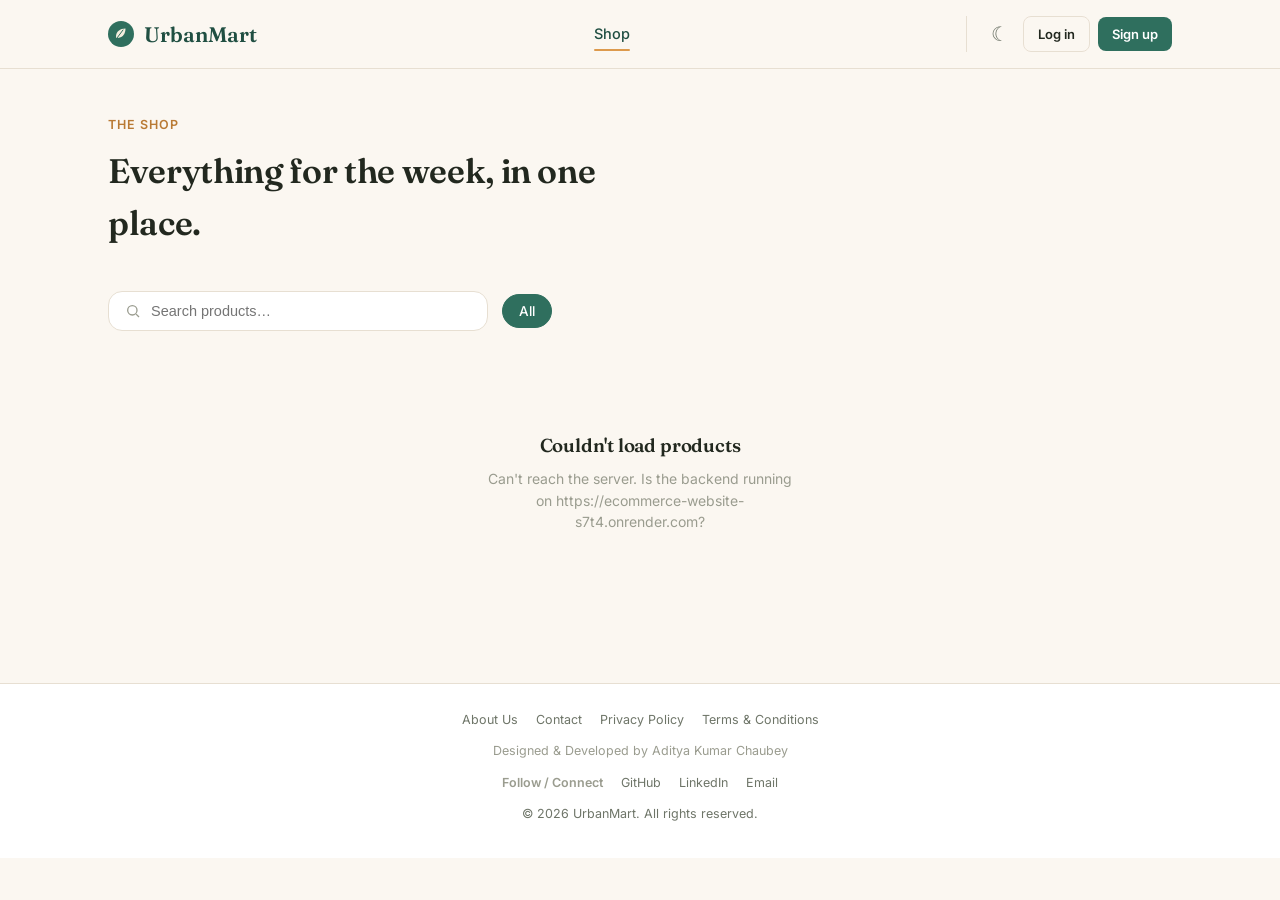
<file: SpringUI/index.html>
<!DOCTYPE html>
<html lang="en">
<head>
<meta charset="UTF-8" />
<meta name="viewport" content="width=device-width, initial-scale=1.0" />
<title>UrbanMart — everyday goods, thoughtfully picked</title>
<link rel="preconnect" href="https://fonts.googleapis.com">
<link href="https://fonts.googleapis.com/css2?family=Fraunces:wght@500;600;700&family=Inter:wght@400;500;600;700&display=swap" rel="stylesheet">
<link rel="stylesheet" href="style.css" />
</head>
<body>
<div id="site-header-root"></div>

<main class="wrap">
  <section class="page-intro">
    <div class="eyebrow">The shop</div>
    <h1>Everything for the week, in one place.</h1>
   
  </section>

  <div class="filter-bar">
    <div class="search-box">
      <svg width="16" height="16" viewBox="0 0 24 24" fill="none" stroke="currentColor" stroke-width="2"><circle cx="11" cy="11" r="7"/><path d="M21 21l-4.3-4.3"/></svg>
      <input type="text" id="search-input" placeholder="Search products…" />
    </div>
    <div class="chip-row" id="category-chips">
      <button class="chip active" data-category="">All</button>
    </div>
  </div>

  <div id="product-grid" class="product-grid"></div>
</main>

<footer class="site-footer">
  <div class="wrap footer-wrap">
    <div class="footer-links">
      <a href="#">About Us</a>
      <a href="#">Contact</a>
      <a href="#">Privacy Policy</a>
      <a href="#">Terms &amp; Conditions</a>
    </div>

    <div class="footer-developer">
      <p>Designed &amp; Developed by Aditya Kumar Chaubey</p>
    </div>

    <div class="footer-socials">
      <span>Follow / Connect</span>
      <a href="https://github.com/neo254155-creator" target="_blank" rel="noreferrer">GitHub</a>
      <a href="https://www.linkedin.com/in/adityakchaubey/" target="_blank" rel="noreferrer">LinkedIn</a>
      <a href="mailto:neo254155@gmail.com">Email</a>
    </div>

    <div class="footer-copy">© 2026 UrbanMart. All rights reserved.</div>
  </div>
</footer>

<script src="assets/api.js"></script>
<script src="assets/home.js"></script>
</body>
</html>
</file>
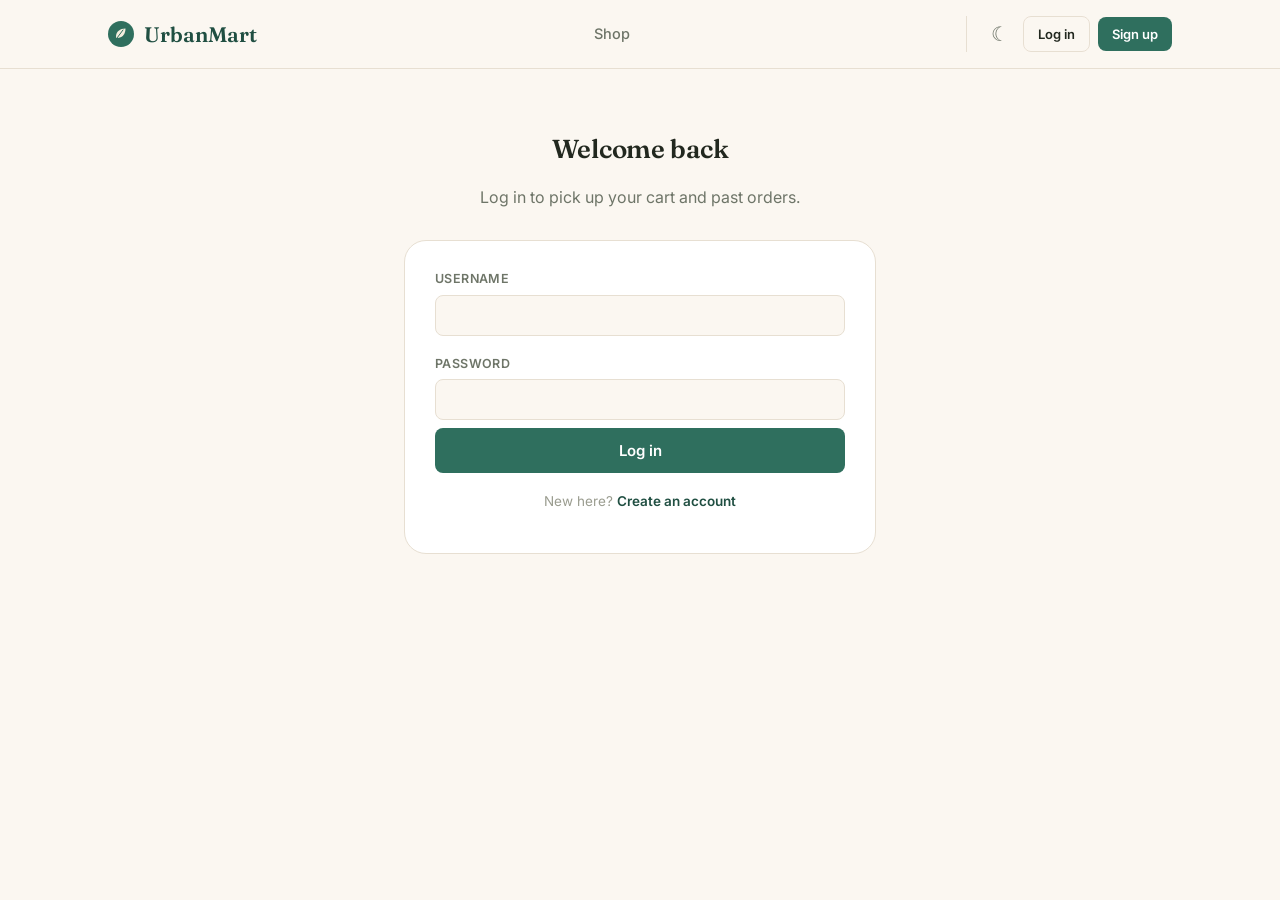
<file: SpringUI/admin.html>
<!DOCTYPE html>
<html lang="en">
<head>
<meta charset="UTF-8" />
<meta name="viewport" content="width=device-width, initial-scale=1.0" />
<title>Admin · UrbanMart</title>
<link rel="preconnect" href="https://fonts.googleapis.com">
<link href="https://fonts.googleapis.com/css2?family=Fraunces:wght@500;600;700&family=Inter:wght@400;500;600;700&display=swap" rel="stylesheet">
<link rel="stylesheet" href="style.css" />
<style>
  .admin-grid { display:grid; grid-template-columns: 1.3fr 1fr; gap:24px; padding-bottom:60px; }
  @media (max-width: 900px) { .admin-grid { grid-template-columns: 1fr; } }
  .admin-card { background:var(--surface); border:1px solid var(--border); border-radius:var(--radius-lg); padding:24px 26px; }
  .admin-card h3 { font-size:16.5px; margin-bottom:16px; }
  table.admin-table { width:100%; border-collapse: collapse; font-size:13.5px; }
  table.admin-table th { text-align:left; color:var(--ink-faint); font-weight:600; font-size:11.5px; text-transform:uppercase; letter-spacing:0.03em; padding-bottom:8px; border-bottom:1px solid var(--border); }
  table.admin-table td { padding:10px 0; border-bottom:1px solid var(--border); vertical-align:middle; }
  table.admin-table tr:last-child td { border-bottom:none; }
  .icon-btn { border:none; background:transparent; cursor:pointer; padding:6px; border-radius:7px; color:var(--ink-faint); }
  .icon-btn:hover { background:var(--surface-alt); color:var(--danger); }
</style>
</head>
<body>
<div id="site-header-root"></div>

<main class="wrap">
  <section class="page-intro" style="padding-bottom:10px;">
    <div class="eyebrow">Admin</div>
    <h1>Store management</h1>
    <p>Add products and categories, and move orders through their stages.</p>
  </section>

  <div class="admin-grid">
    <div class="admin-card">
      <h3>Products</h3>
      <table class="admin-table">
        <thead><tr><th>Name</th><th>Price</th><th>Stock</th><th>Category</th><th></th></tr></thead>
        <tbody id="products-table-body"></tbody>
      </table>
    </div>

    <div class="admin-card">
      <h3>Add a product</h3>
      <form id="add-product-form">
        <div class="field"><label>Name</label><input id="p-name" required /></div>
        <div class="field"><label>Description</label><input id="p-description" required /></div>
        <div class="field-row">
          <div class="field"><label>Price</label><input id="p-price" type="number" min="0" step="0.01" required /></div>
          <div class="field"><label>Stock</label><input id="p-stock" type="number" min="0" required /></div>
        </div>
        <div class="field"><label>Category</label>
          <select id="p-category" style="width:100%;border:1px solid var(--border);border-radius:8px;padding:11px 13px;background:var(--bg);font-family:inherit;font-size:14.5px;"></select>
        </div>
        <button type="submit" class="btn btn-primary btn-block">Add product</button>
      </form>
    </div>

    <div class="admin-card">
      <h3>Categories</h3>
      <table class="admin-table">
        <thead><tr><th>Name</th><th></th></tr></thead>
        <tbody id="categories-table-body"></tbody>
      </table>
      <form id="add-category-form" style="margin-top:16px;display:flex;gap:8px;">
        <input id="c-name" placeholder="New category name" required style="flex:1;border:1px solid var(--border);border-radius:8px;padding:9px 12px;font-family:inherit;" />
        <button type="submit" class="btn btn-primary">Add</button>
      </form>
    </div>

    <div class="admin-card">
      <h3>Update order status</h3>
      <p class="hint" style="margin-bottom:0;">
        Not wired up yet — your <code>OrderController</code> doesn't expose a status-update
        endpoint yet. Add something like:
      </p>
      <pre style="background:var(--bg);border:1px solid var(--border);border-radius:10px;padding:12px 14px;font-size:12px;overflow:auto;margin-top:12px;">@PutMapping("/{orderId}/status")
public ResponseEntity&lt;OrderResponseDto&gt; updateStatus(
    @PathVariable Long orderId,
    @RequestBody OrderStatusUpdateDto dto) {
  return ResponseEntity.ok(orderService.updateOrderStatus(orderId, dto));
}</pre>
      <p class="hint" style="margin-top:12px;margin-bottom:0;">…and this card will light up without touching any other file.</p>
    </div>
  </div>
</main>

<script src="assets/api.js"></script>
<script src="assets/admin.js"></script>
</body>
</html>
</file>
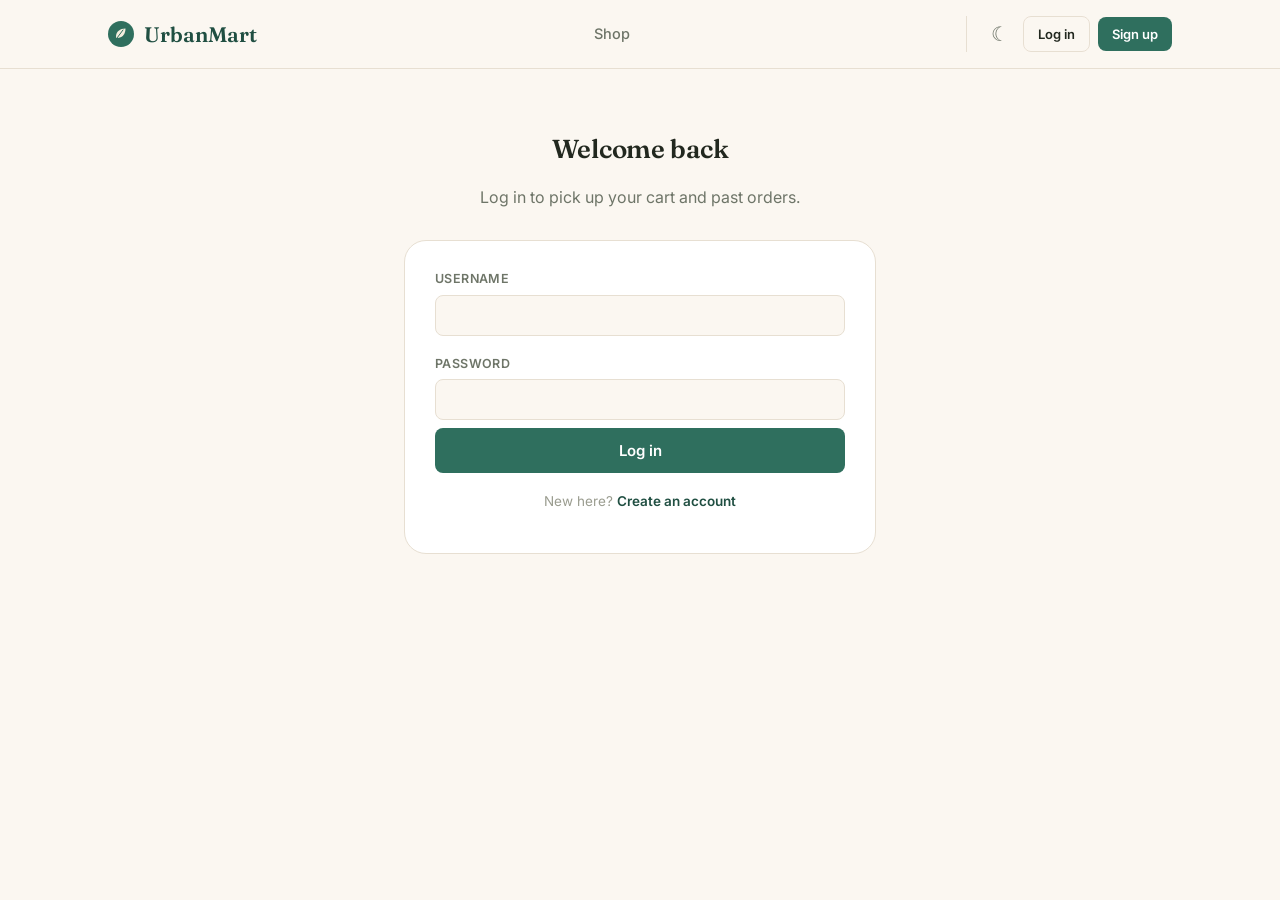
<file: SpringUI/cart.html>
<!DOCTYPE html>
<html lang="en">
<head>
<meta charset="UTF-8" />
<meta name="viewport" content="width=device-width, initial-scale=1.0" />
<title>Your cart · UrbanMart</title>
<link rel="preconnect" href="https://fonts.googleapis.com">
<link href="https://fonts.googleapis.com/css2?family=Fraunces:wght@500;600;700&family=Inter:wght@400;500;600;700&display=swap" rel="stylesheet">
<link rel="stylesheet" href="style.css" />
</head>
<body>
<div id="site-header-root"></div>

<main class="wrap">
  <section class="page-intro" style="padding-bottom:10px;">
    <div class="eyebrow">Step 1 of 2</div>
    <h1>Your cart</h1>
  </section>

  <div class="cart-layout" id="cart-layout">
    <div class="cart-list" id="cart-list"></div>
    <aside class="summary-card">
      <h3>Order summary</h3>
      <div class="summary-line"><span>Items</span><span id="summary-count">0</span></div>
      <div class="summary-line total"><span>Total</span><span class="amt" id="summary-total">₹0</span></div>
      <button class="btn btn-primary btn-block btn-lg" id="checkout-btn" style="margin-top:18px;">
        Proceed to checkout
      </button>
    </aside>
  </div>
</main>

<script src="assets/api.js"></script>
<script src="assets/cart.js"></script>
</body>
</html>
</file>
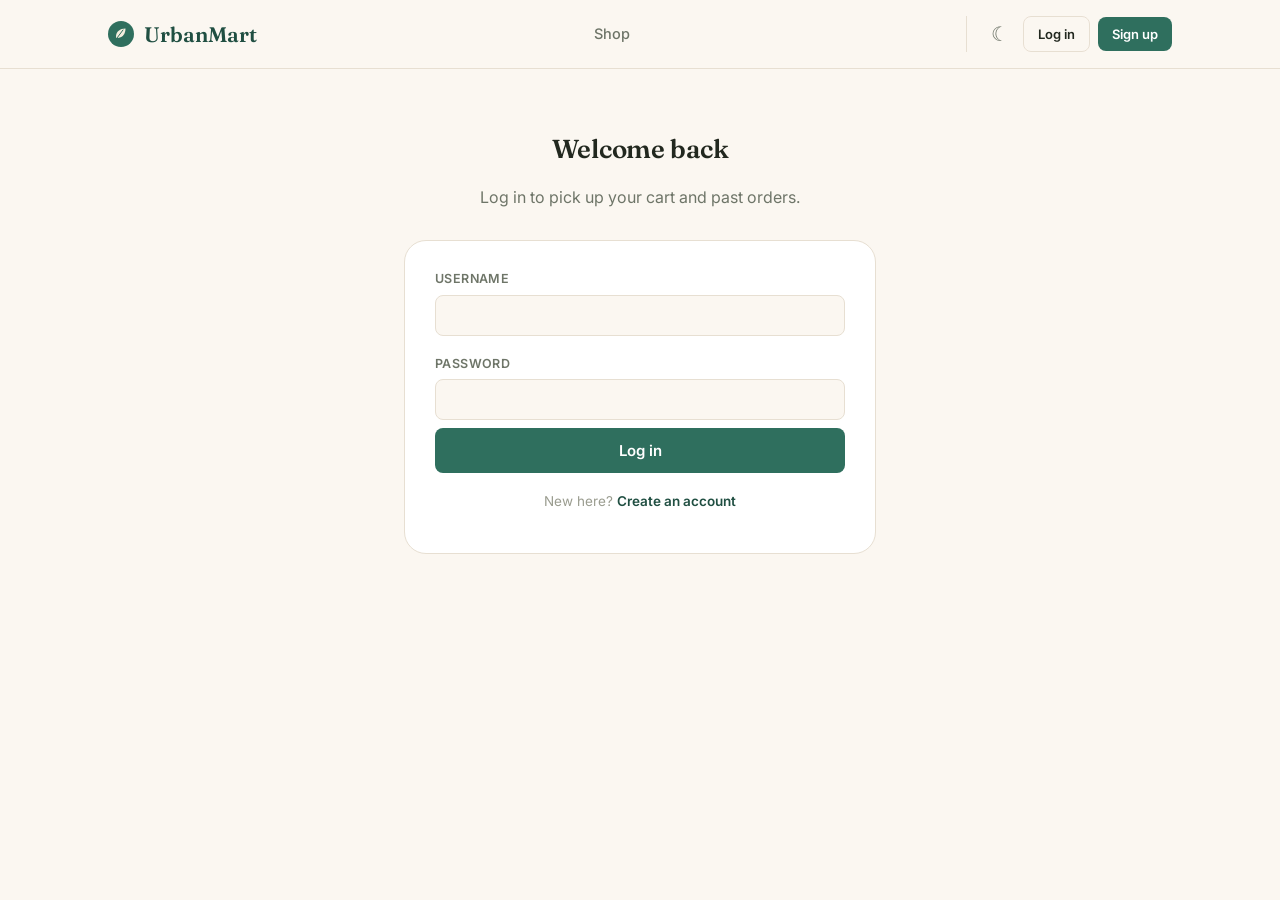
<file: SpringUI/checkout.html>
<!DOCTYPE html>
<html lang="en">
<head>
<meta charset="UTF-8" />
<meta name="viewport" content="width=device-width, initial-scale=1.0" />
<title>Checkout · UrbanMart</title>
<link rel="preconnect" href="https://fonts.googleapis.com">
<link href="https://fonts.googleapis.com/css2?family=Fraunces:wght@500;600;700&family=Inter:wght@400;500;600;700&display=swap" rel="stylesheet">
<link rel="stylesheet" href="style.css" />
</head>
<body>
<div id="site-header-root"></div>

<main class="wrap">
  <section class="page-intro" style="padding-bottom:10px;">
    <div class="eyebrow">Step 2 of 2</div>
    <h1>Delivery details</h1>
  </section>

  <div class="checkout-layout">
    <form class="form-card" id="checkout-form">
      <h3>Where should this go?</h3>
      <p class="hint">We'll use these details just for this order.</p>

      <div class="field-row">
        <div class="field">
          <label for="name">Full name</label>
          <input id="name" required />
        </div>
        <div class="field">
          <label for="phno">Phone number</label>
          <input id="phno" type="tel" required />
        </div>
      </div>
      <div class="field">
        <label for="email">Email</label>
        <input id="email" type="email" required />
      </div>
      <div class="field" style="margin-bottom:6px;">
        <label for="address">Delivery address</label>
        <textarea id="address" rows="3" required></textarea>
      </div>

      <button type="submit" class="btn btn-primary btn-block btn-lg" id="place-order-btn" style="margin-top:14px;">
        Place order
      </button>
    </form>

    <aside class="summary-card" style="position:static;">
      <h3>You're paying</h3>
      <div class="summary-line total"><span>Order total</span><span class="amt" id="checkout-total">₹0</span></div>
      <p style="font-size:12.5px;color:var(--ink-faint);margin-top:14px;">
        Stock is checked again the moment you place the order — quantities never oversell.
      </p>
    </aside>
  </div>
</main>

<script src="assets/api.js"></script>
<script src="assets/checkout.js"></script>
</body>
</html>
</file>
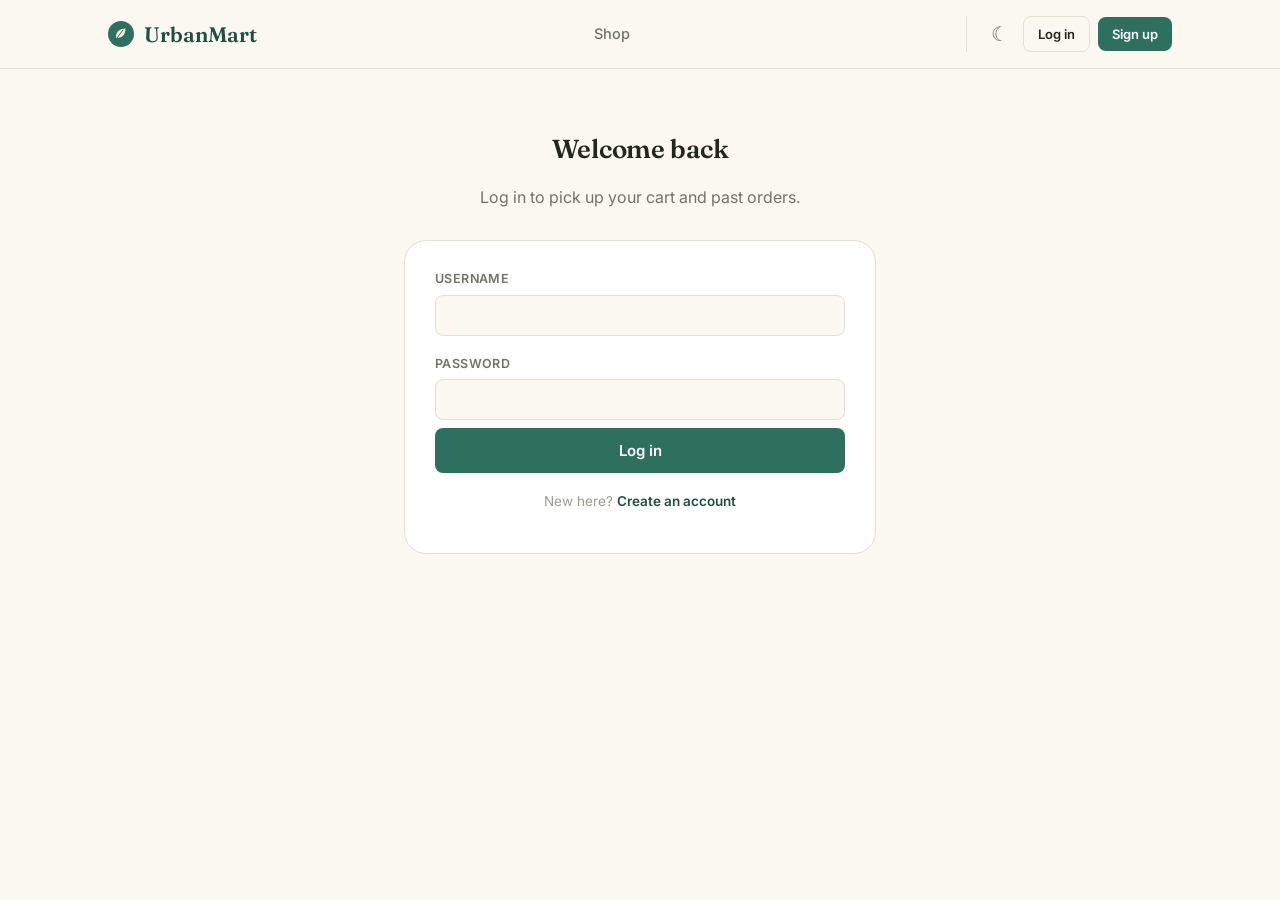
<file: SpringUI/confirmation.html>
<!DOCTYPE html>
<html lang="en">
<head>
<meta charset="UTF-8" />
<meta name="viewport" content="width=device-width, initial-scale=1.0" />
<title>Order placed · UrbanMart</title>
<link rel="preconnect" href="https://fonts.googleapis.com">
<link href="https://fonts.googleapis.com/css2?family=Fraunces:wght@500;600;700&family=Inter:wght@400;500;600;700&display=swap" rel="stylesheet">
<link rel="stylesheet" href="style.css" />
</head>
<body>
<div id="site-header-root"></div>

<div class="confirm-wrap" id="confirm-wrap">
  <div class="confirm-badge">
    <svg width="30" height="30" viewBox="0 0 24 24" fill="none" stroke="currentColor" stroke-width="2"><path d="M20 6L9 17l-5-5"/></svg>
  </div>
  <h1>Order placed</h1>
  <p>Thanks — we've got it. Here's your summary.</p>

  <div class="receipt" id="receipt"></div>

  <div class="confirm-actions">
    <a href="orders.html" class="btn btn-outline">View my orders</a>
    <a href="index.html" class="btn btn-primary">Keep shopping</a>
  </div>
</div>

<script src="assets/api.js"></script>
<script>
  requireLogin();
  renderHeader(null);

  const raw = sessionStorage.getItem("meadow_last_order");
  const receipt = document.getElementById("receipt");

  if (!raw) {
    document.getElementById("confirm-wrap").innerHTML = `
      <h1>No order to show</h1>
      <p>Looks like you got here directly. Head back to the shop to place an order.</p>
      <a href="index.html" class="btn btn-primary">Go to shop</a>`;
  } else {
    const order = JSON.parse(raw);
    receipt.innerHTML = `
      <div class="receipt-row"><span class="label">Order ID</span><span class="value">#${order.orderId}</span></div>
      <div class="receipt-row"><span class="label">Status</span><span class="status-badge">${order.status}</span></div>
      <div class="receipt-row grand"><span class="label">Total paid</span><span class="value">₹${Number(order.totalAmount).toFixed(0)}</span></div>
    `;
    sessionStorage.removeItem("meadow_cart_total");
  }
</script>
</body>
</html>
</file>
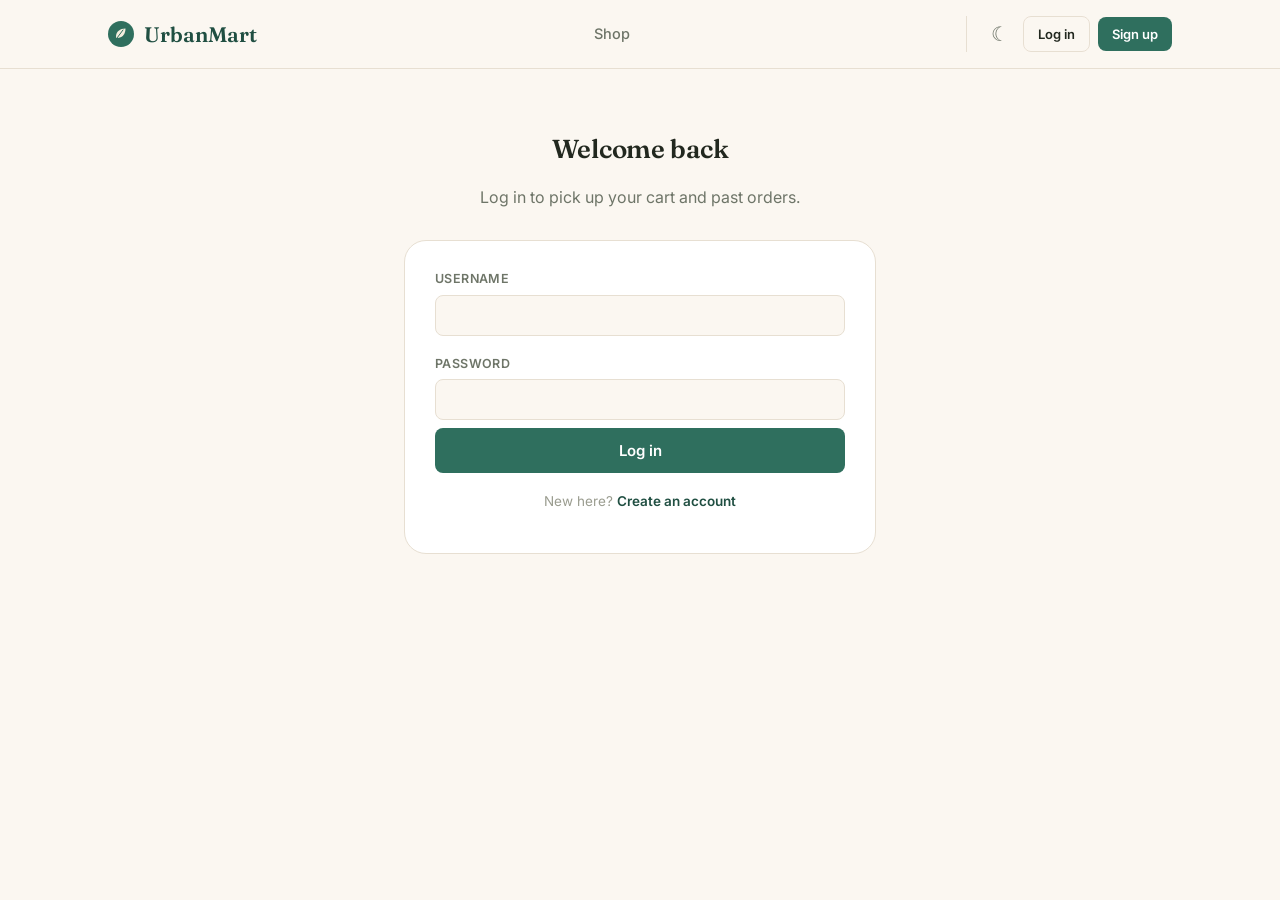
<file: SpringUI/login.html>
<!DOCTYPE html>
<html lang="en">
<head>
<meta charset="UTF-8" />
<meta name="viewport" content="width=device-width, initial-scale=1.0" />
<title>Log in · UrbanMart</title>
<link rel="preconnect" href="https://fonts.googleapis.com">
<link href="https://fonts.googleapis.com/css2?family=Fraunces:wght@500;600;700&family=Inter:wght@400;500;600;700&display=swap" rel="stylesheet">
<link rel="stylesheet" href="style.css" />
</head>
<body>
<div id="site-header-root"></div>

<div class="confirm-wrap" style="margin-top:60px;">
  <h1 style="font-size:26px;">Welcome back</h1>
  <p>Log in to pick up your cart and past orders.</p>

  <form class="form-card" id="login-form" style="text-align:left;">
    <div class="field">
      <label for="username">Username</label>
      <input id="username" name="username" type="text" autocomplete="username" required />
    </div>
    <div class="field" style="margin-bottom:8px;">
      <label for="password">Password</label>
      <input id="password" name="password" type="password" autocomplete="current-password" required />
    </div>
    <button type="submit" class="btn btn-primary btn-block btn-lg" id="login-submit">Log in</button>
    <p style="text-align:center;font-size:13.5px;color:var(--ink-faint);margin-top:18px;">
      New here? <a href="signup.html" style="color:var(--primary-dark);font-weight:600;">Create an account</a>
    </p>
  </form>
</div>

<script src="assets/api.js"></script>
<script>
  renderHeader(null);

  document.getElementById("login-form").addEventListener("submit", async (e) => {
    e.preventDefault();
    const submitBtn = document.getElementById("login-submit");
    const username = document.getElementById("username").value.trim();
    const password = document.getElementById("password").value;

    submitBtn.disabled = true;
    submitBtn.textContent = "Logging in…";
    try {
      const result = await apiFetch("/api/auth/login", {
        method: "POST",
        auth: false,
        body: { username, password },
      });
      saveSession(result);
      toast(`Welcome back, ${result.username}.`);
      setTimeout(() => (window.location.href = "index.html"), 350);
    } catch (err) {
      toast(err.message, "error");
      submitBtn.disabled = false;
      submitBtn.textContent = "Log in";
    }
  });
</script>
</body>
</html>
</file>
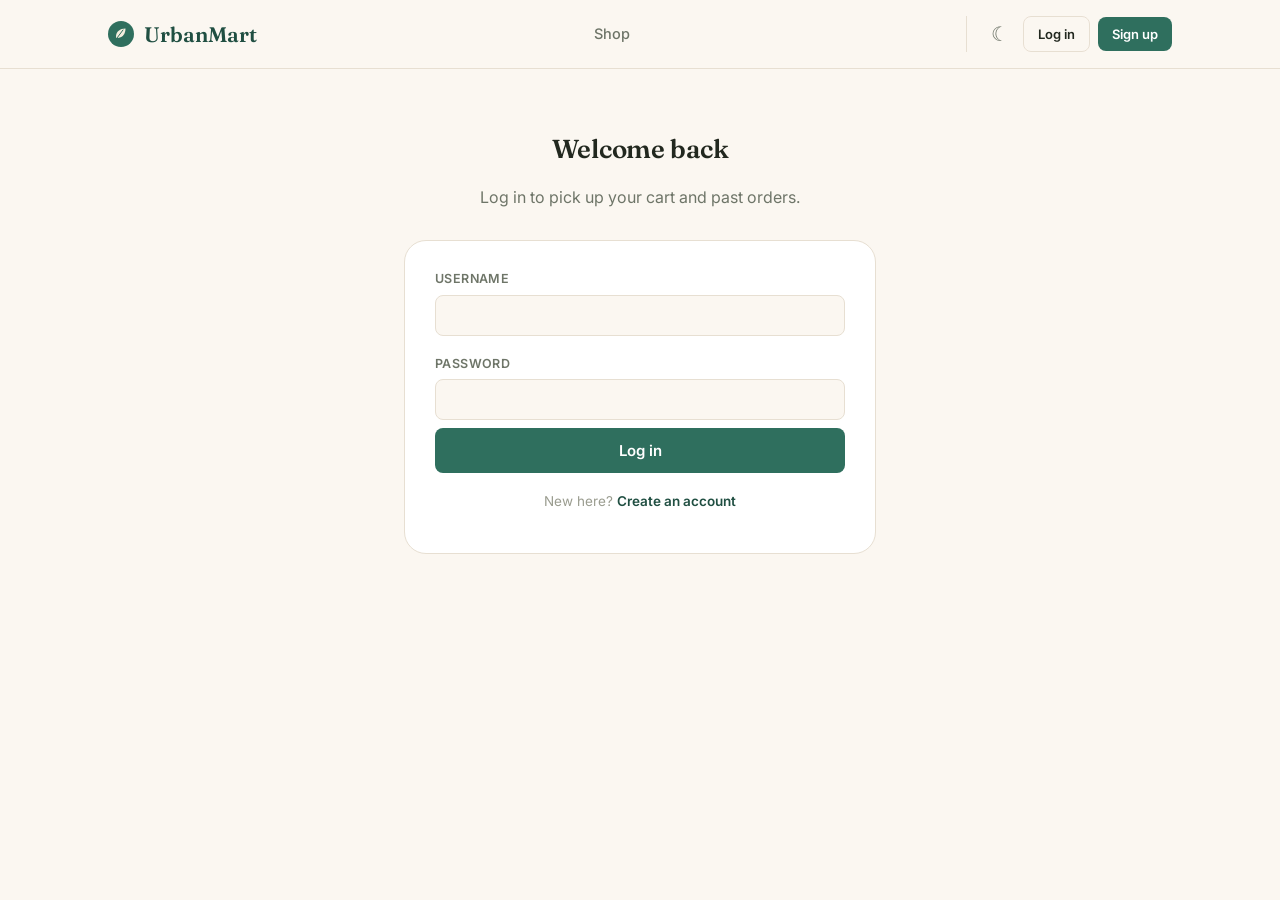
<file: SpringUI/orders.html>
<!DOCTYPE html>
<html lang="en">
<head>
<meta charset="UTF-8" />
<meta name="viewport" content="width=device-width, initial-scale=1.0" />
<title>My orders · UrbanMart</title>
<link rel="preconnect" href="https://fonts.googleapis.com">
<link href="https://fonts.googleapis.com/css2?family=Fraunces:wght@500;600;700&family=Inter:wght@400;500;600;700&display=swap" rel="stylesheet">
<link rel="stylesheet" href="style.css" />
</head>
<body>
<div id="site-header-root"></div>

<main class="wrap">
  <section class="page-intro" style="padding-bottom:10px;">
    <div class="eyebrow">History</div>
    <h1>My orders</h1>
  </section>

  <div id="orders-list" style="display:flex;flex-direction:column;gap:12px;padding-bottom:60px;"></div>
</main>

<script src="assets/api.js"></script>
<script>
  requireLogin();
  renderHeader("orders");
  const user = getCurrentUser();
  const ORDER_STORAGE_KEY = "meadow_orders";

  function getStoredOrders() {
    try {
      const raw = localStorage.getItem(ORDER_STORAGE_KEY);
      return raw ? JSON.parse(raw) : [];
    } catch (error) {
      return [];
    }
  }

  function orderRowHTML(order) {
    const total = order.totalAmount ?? order.amount ?? 0;
    return `
      <div class="order-card">
        <div class="order-card-top">
          <div>
            <div class="order-label">Order #${order.orderId || "#" + order.id}</div>
            <div class="order-date">${order.date || "Today"}</div>
          </div>
          <span class="status-badge">${order.status || "Placed"}</span>
        </div>
        <div class="order-card-bottom">
          <div><strong>Items:</strong> ${order.items || 0}</div>
          <div><strong>Total:</strong> ₹${Number(total).toFixed(0)}</div>
        </div>
      </div>`;
  }

  function loadOrders() {
    const list = document.getElementById("orders-list");
    const orders = getStoredOrders();

    if (!orders || orders.length === 0) {
      list.innerHTML = `
        <div class="empty-state">
          <h3>No orders yet</h3>
          <p>Your order history will appear here after you place an order from your profile.</p>
          <a href="profile.html" class="btn btn-primary">Go to profile</a>
        </div>`;
      return;
    }

    list.innerHTML = orders.map(orderRowHTML).join("");
  }

  loadOrders();
</script>
</body>
</html>
</file>
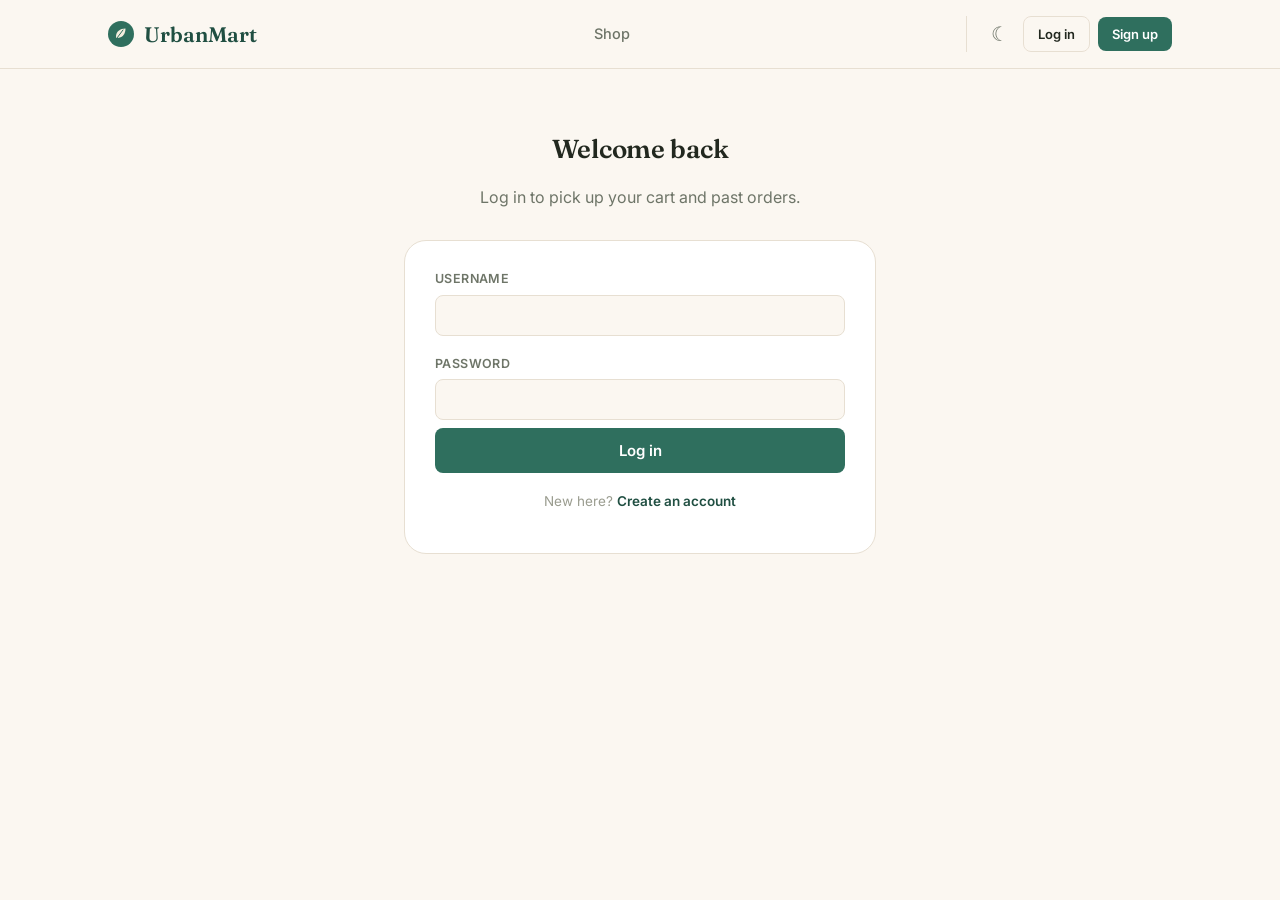
<file: SpringUI/profile.html>
<!DOCTYPE html>
<html lang="en">
<head>
<meta charset="UTF-8" />
<meta name="viewport" content="width=device-width, initial-scale=1.0" />
<title>Profile · UrbanMart</title>
<link rel="preconnect" href="https://fonts.googleapis.com">
<link href="https://fonts.googleapis.com/css2?family=Fraunces:wght@500;600;700&family=Inter:wght@400;500;600;700&display=swap" rel="stylesheet">
<link rel="stylesheet" href="style.css" />
</head>
<body>
<div id="site-header-root"></div>

<main class="wrap">
  <section class="page-intro" style="padding-bottom:10px;">
    <div class="eyebrow">Account</div>
    <h1>My profile</h1>
  </section>

  <div class="profile-layout">
    <div class="profile-card">
      <div class="profile-avatar" id="profile-avatar">U</div>
      <div class="profile-header-meta">
        <h2 id="profile-name">User Name</h2>
        <p id="profile-role">Customer</p>
      </div>

      <div class="profile-details" id="profile-details">
        <div class="detail-row"><span>Email</span><strong id="profile-email">—</strong></div>
        
        <div class="detail-row"><span>Phone</span><strong id="profile-phone">—</strong></div>
      </div>

    </div>

    <div class="profile-side-card">
      <h3>Quick actions</h3>
      <a href="orders.html" class="btn btn-outline btn-block">View orders</a>
      <a href="index.html" class="btn btn-primary btn-block">Continue shopping</a>
    </div>
  </div>
</main>

<script src="assets/api.js"></script>
<script>
  requireLogin();
  renderHeader("profile");

  const profile = getProfileData();
  document.getElementById("profile-avatar").textContent = (profile.name || profile.username || "U").charAt(0).toUpperCase();
  document.getElementById("profile-name").textContent = profile.name || profile.username || "User";
  document.getElementById("profile-role").textContent = profile.role || "CUSTOMER";
  document.getElementById("profile-email").textContent = profile.email || "Not added yet";

  document.getElementById("profile-phone").textContent = profile.phone || "Not added yet";
</script>
</body>
</html>
</file>
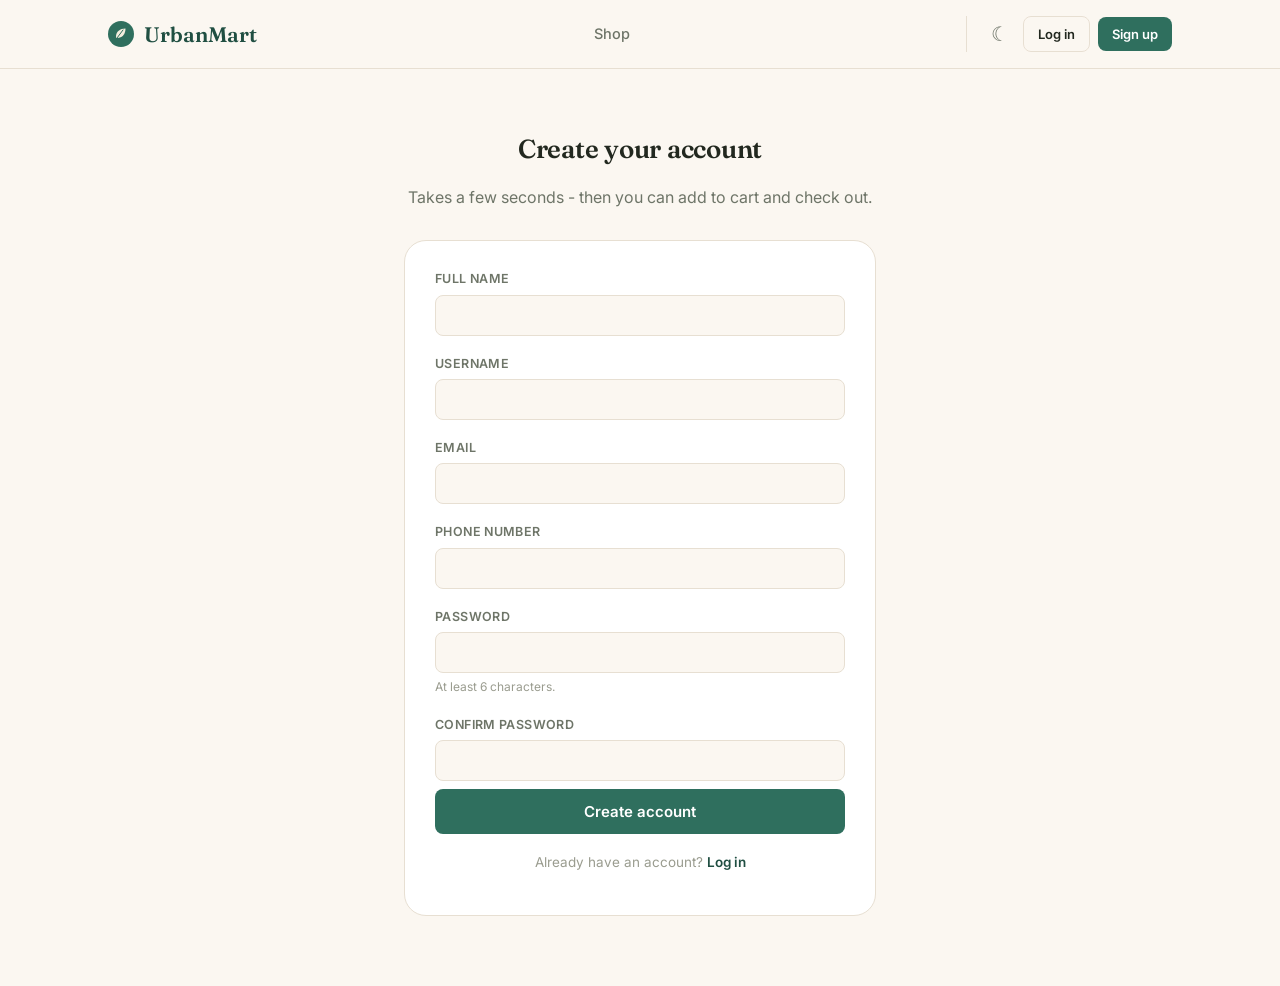
<file: SpringUI/signup.html>
<!DOCTYPE html>
<html lang="en">
<head>
<meta charset="UTF-8" />
<meta name="viewport" content="width=device-width, initial-scale=1.0" />
<title>Sign up · UrbanMart</title>
<link rel="preconnect" href="https://fonts.googleapis.com">
<link href="https://fonts.googleapis.com/css2?family=Fraunces:wght@500;600;700&family=Inter:wght@400;500;600;700&display=swap" rel="stylesheet">
<link rel="stylesheet" href="style.css" />
</head>
<body>
<div id="site-header-root"></div>

<div class="confirm-wrap" style="margin-top:60px;">
  <h1 style="font-size:26px;">Create your account</h1>
  <p>Takes a few seconds - then you can add to cart and check out.</p>

  <form class="form-card" id="signup-form" style="text-align:left;">
    <div class="field">
      <label for="name">Full Name</label>
      <input id="name" name="name" type="text" autocomplete="name" required />
    </div>
    <div class="field">
      <label for="username">Username</label>
      <input id="username" name="username" type="text" autocomplete="username" required />
    </div>
    <div class="field">
      <label for="email">Email</label>
      <input id="email" name="email" type="email" autocomplete="email" required />
    </div>
    <div class="field">
      <label for="phone">Phone Number</label>
      <input id="phone" name="phone" type="tel" inputmode="numeric" autocomplete="tel" required />
    </div>
    <div class="field">
      <label for="password">Password</label>
      <input id="password" name="password" type="password" autocomplete="new-password" minlength="6" required />
      <div style="font-size:12px;color:var(--ink-faint);margin-top:5px;">At least 6 characters.</div>
    </div>
    <div class="field" style="margin-bottom:8px;">
      <label for="confirm">Confirm password</label>
      <input id="confirm" name="confirm" type="password" autocomplete="new-password" required />
    </div>
    <button type="submit" class="btn btn-primary btn-block btn-lg" id="signup-submit">Create account</button>
    <p style="text-align:center;font-size:13.5px;color:var(--ink-faint);margin-top:18px;">
      Already have an account? <a href="login.html" style="color:var(--primary-dark);font-weight:600;">Log in</a>
    </p>
  </form>
</div>

<script src="assets/api.js"></script>
<script>
  renderHeader(null);

  document.getElementById("signup-form").addEventListener("submit", async (e) => {
    e.preventDefault();
    const submitBtn = document.getElementById("signup-submit");
    const name = document.getElementById("name").value.trim();
    const username = document.getElementById("username").value.trim();
    const email = document.getElementById("email").value.trim();
    const phone = document.getElementById("phone").value.trim();
    const password = document.getElementById("password").value;
    const confirm = document.getElementById("confirm").value;

    if (password !== confirm) {
      toast("Passwords don't match.", "error");
      return;
    }

    if (!name || !email || !phone) {
      toast("Please enter your full name, email and phone number.", "error");
      return;
    }

    submitBtn.disabled = true;
    submitBtn.textContent = "Creating account…";
    try {
      await apiFetch("/api/auth/signup", {
        method: "POST",
        auth: false,
        body: { name, username, password, email, phno: Number(phone) },
      });

      const loginResult = await apiFetch("/api/auth/login", {
        method: "POST",
        auth: false,
        body: { username, password },
      });
      saveSession(loginResult);
      toast("Account created. Welcome to UrbanMart!");
      setTimeout(() => (window.location.href = "index.html"), 350);
    } catch (err) {
      toast(err.message, "error");
      submitBtn.disabled = false;
      submitBtn.textContent = "Create account";
    }
  });
</script>
</body>
</html>
</file>
<file: SpringUI/style.css>
/* ============================================
   UrbanMart — design tokens
   ============================================ */
:root {
  --bg: #fbf7f1;
  --surface: #ffffff;
  --surface-alt: #f1eae0;
  --border: #e7dfd2;

  --ink: #22281f;
  --ink-soft: #6e7568;
  --ink-faint: #9a9c8f;

  --primary: #2f6f5e;
  --primary-dark: #204f42;
  --primary-tint: #e4efe9;

  --accent: #dd9a4d;
  --accent-dark: #b97a34;

  --danger: #c1483a;
  --danger-tint: #f8e7e4;

  --radius-sm: 8px;
  --radius-md: 14px;
  --radius-lg: 22px;

  --shadow-card: 0 1px 2px rgba(34, 40, 31, 0.04), 0 8px 24px rgba(34, 40, 31, 0.06);
  --shadow-pop: 0 12px 32px rgba(34, 40, 31, 0.14);
}

html[data-theme="dark"] {
  --bg: #151a18;
  --surface: #202825;
  --surface-alt: #2a3430;
  --border: #3a4741;
  --ink: #edf3ee;
  --ink-soft: #b8c5bd;
  --ink-faint: #8f9d95;
  --primary: #72b39d;
  --primary-dark: #9bd2bd;
  --primary-tint: #29483d;
  --accent: #e7ae68;
  --accent-dark: #f0c17e;
  --danger: #ed8378;
  --danger-tint: #4b2b29;
  --shadow-card: 0 1px 2px rgba(0, 0, 0, 0.25), 0 8px 24px rgba(0, 0, 0, 0.18);
  --shadow-pop: 0 12px 32px rgba(0, 0, 0, 0.32);
}

* { box-sizing: border-box; }

html, body {
  margin: 0;
  padding: 0;
  background: var(--bg);
  color: var(--ink);
  font-family: "Inter", -apple-system, BlinkMacSystemFont, sans-serif;
  font-size: 16px;
  line-height: 1.55;
  transition: background 0.2s ease, color 0.2s ease;
}

h1, h2, h3, h4 {
  font-family: "Fraunces", Georgia, serif;
  font-weight: 600;
  color: var(--ink);
  margin: 0 0 0.4em;
  letter-spacing: -0.01em;
}

a { color: inherit; text-decoration: none; }
button { font-family: inherit; }

img, svg { display: block; }

.wrap {
  max-width: 1120px;
  margin: 0 auto;
  padding: 0 28px;
}

/* ============================================
   Header
   ============================================ */
.site-header {
  position: sticky;
  top: 0;
  z-index: 40;
  background: color-mix(in srgb, var(--bg) 92%, transparent);
  backdrop-filter: blur(6px);
  border-bottom: 1px solid var(--border);
}

.site-header .wrap {
  display: flex;
  align-items: center;
  justify-content: space-between;
  gap: 24px;
  padding-top: 16px;
  padding-bottom: 16px;
}

.brand {
  display: flex;
  align-items: center;
  gap: 10px;
  font-family: "Fraunces", serif;
  font-weight: 600;
  font-size: 21px;
  color: var(--primary-dark);
}

.brand svg { flex-shrink: 0; }

.main-nav {
  display: flex;
  align-items: center;
  gap: 26px;
  font-size: 14.5px;
  font-weight: 500;
  color: var(--ink-soft);
}

.main-nav a {
  position: relative;
  padding: 4px 0;
  transition: color 0.15s ease;
}
.main-nav a:hover, .main-nav a.active { color: var(--primary-dark); }
.main-nav a.active::after {
  content: "";
  position: absolute;
  left: 0; right: 0; bottom: -2px;
  height: 2px;
  background: var(--accent);
  border-radius: 2px;
}

.cart-link {
  display: inline-flex;
  align-items: center;
  gap: 6px;
}
.cart-count {
  background: var(--accent);
  color: #fff;
  font-size: 11.5px;
  font-weight: 700;
  min-width: 19px;
  height: 19px;
  border-radius: 999px;
  display: inline-flex;
  align-items: center;
  justify-content: center;
  padding: 0 5px;
}

.shopper-tag {
  display: flex;
  align-items: center;
  gap: 8px;
  font-size: 13px;
  color: var(--ink-faint);
  border-left: 1px solid var(--border);
  padding-left: 18px;
}

.profile-menu-wrap {
  position: relative;
}

.profile-icon-btn {
  width: 38px;
  height: 38px;
  border: 1px solid var(--border);
  background: var(--surface);
  border-radius: 50%;
  display: inline-flex;
  align-items: center;
  justify-content: center;
  cursor: pointer;
  transition: all 0.15s ease;
  box-shadow: var(--shadow-card);
}

.profile-icon-btn:hover {
  border-color: var(--primary);
  transform: translateY(-1px);
}

.profile-icon-avatar {
  width: 26px;
  height: 26px;
  border-radius: 50%;
  background: linear-gradient(135deg, var(--primary), var(--accent));
  color: #fff;
  display: flex;
  align-items: center;
  justify-content: center;
  font-size: 12px;
  font-weight: 700;
}

.profile-menu {
  position: absolute;
  right: 0;
  top: calc(100% + 10px);
  min-width: 170px;
  background: var(--surface);
  border: 1px solid var(--border);
  border-radius: 14px;
  box-shadow: var(--shadow-pop);
  display: none;
  flex-direction: column;
  overflow: hidden;
  z-index: 10;
}

.profile-menu.open {
  display: flex;
}

.profile-menu a,
.profile-menu button {
  text-align: left;
  padding: 12px 14px;
  border: none;
  background: transparent;
  color: var(--ink);
  font: inherit;
  cursor: pointer;
  border-bottom: 1px solid var(--border);
}

.profile-menu a:last-child,
.profile-menu button:last-child {
  border-bottom: none;
}

.profile-menu a:hover,
.profile-menu button:hover {
  background: var(--surface-alt);
}

.theme-toggle {
  border: none;
  background: transparent;
  color: var(--ink-soft);
  padding: 5px;
  width: 30px;
  height: 30px;
  font-size: 20px;
  line-height: 1;
  cursor: pointer;
  border-radius: 50%;
}

.theme-toggle:hover {
  background: var(--surface-alt);
  color: var(--ink);
}
.shopper-tag input {
  width: 42px;
  border: 1px solid var(--border);
  border-radius: 7px;
  padding: 4px 6px;
  font-size: 13px;
  background: var(--surface);
  color: var(--ink);
}
.shopper-tag input:focus { outline: 2px solid var(--primary-tint); border-color: var(--primary); }

.profile-layout {
  display: grid;
  grid-template-columns: minmax(0, 1.35fr) minmax(220px, 0.65fr);
  gap: 20px;
  padding-bottom: 60px;
}

.profile-card,
.profile-side-card,
.order-card {
  background: var(--surface);
  border: 1px solid var(--border);
  border-radius: var(--radius-lg);
  box-shadow: var(--shadow-card);
}

.profile-card {
  padding: 26px;
}

.profile-avatar {
  width: 68px;
  height: 68px;
  border-radius: 50%;
  display: flex;
  align-items: center;
  justify-content: center;
  background: linear-gradient(135deg, var(--primary), var(--accent));
  color: #fff;
  font-size: 28px;
  font-weight: 700;
  margin-bottom: 18px;
}

.profile-header-meta h2 {
  margin: 0 0 4px;
}

.profile-header-meta p {
  margin: 0 0 22px;
  color: var(--ink-soft);
  text-transform: capitalize;
}

.profile-details {
  display: flex;
  flex-direction: column;
  gap: 12px;
  margin-bottom: 24px;
}

.detail-row {
  display: flex;
  justify-content: space-between;
  gap: 16px;
  padding: 12px 0;
  border-bottom: 1px solid var(--border);
  color: var(--ink-soft);
}

.detail-row strong {
  color: var(--ink);
  font-weight: 600;
  text-align: right;
}

.profile-side-card {
  padding: 22px 18px;
  display: flex;
  flex-direction: column;
  gap: 12px;
  align-self: start;
}

.profile-side-card h3 {
  margin: 0 0 4px;
}

.order-card {
  padding: 18px 20px;
}

.order-card-top,
.order-card-bottom {
  display: flex;
  justify-content: space-between;
  align-items: center;
  gap: 16px;
}

.order-card-top {
  margin-bottom: 12px;
}

.order-label {
  font-weight: 700;
  color: var(--ink);
}

.order-date {
  font-size: 12.5px;
  color: var(--ink-faint);
  margin-top: 2px;
}

.status-badge {
  display: inline-flex;
  align-items: center;
  padding: 6px 10px;
  border-radius: 999px;
  background: var(--primary-tint);
  color: var(--primary-dark);
  font-size: 12px;
  font-weight: 600;
}

.order-card-bottom {
  border-top: 1px solid var(--border);
  padding-top: 12px;
  color: var(--ink-soft);
  font-size: 14px;
}

/* ============================================
   Hero / page intro
   ============================================ */
.page-intro {
  padding: 46px 0 28px;
}
.page-intro .eyebrow {
  font-size: 12.5px;
  font-weight: 600;
  letter-spacing: 0.08em;
  text-transform: uppercase;
  color: var(--accent-dark);
  margin-bottom: 10px;
}
.page-intro h1 { font-size: 34px; max-width: 560px; }
.page-intro p { color: var(--ink-soft); max-width: 480px; margin-top: 6px; }

/* ============================================
   Search + category filter bar
   ============================================ */
.filter-bar {
  display: flex;
  flex-wrap: wrap;
  align-items: center;
  gap: 14px;
  margin-bottom: 30px;
}

.search-box {
  display: flex;
  align-items: center;
  gap: 8px;
  background: var(--surface);
  border: 1px solid var(--border);
  border-radius: var(--radius-md);
  padding: 10px 16px;
  flex: 1 1 260px;
  max-width: 380px;
}
.search-box svg { color: var(--ink-faint); flex-shrink: 0; }
.search-box input {
  border: none;
  outline: none;
  background: transparent;
  font-size: 14.5px;
  width: 100%;
  color: var(--ink);
}

.chip-row {
  display: flex;
  flex-wrap: wrap;
  gap: 8px;
}
.chip {
  border: 1px solid var(--border);
  background: var(--surface);
  color: var(--ink-soft);
  padding: 8px 16px;
  border-radius: 999px;
  font-size: 13.5px;
  font-weight: 500;
  cursor: pointer;
  transition: all 0.15s ease;
}
.chip:hover { border-color: var(--primary); color: var(--primary-dark); }
.chip.active {
  background: var(--primary);
  border-color: var(--primary);
  color: #fff;
}

/* ============================================
   Product grid + card
   ============================================ */
.product-grid {
  display: grid;
  grid-template-columns: repeat(auto-fill, minmax(220px, 1fr));
  gap: 20px;
  padding-bottom: 60px;
}

.product-card {
  background: var(--surface);
  border-radius: var(--radius-lg);
  border: 1px solid var(--border);
  box-shadow: var(--shadow-card);
  overflow: hidden;
  display: flex;
  flex-direction: column;
  transition: transform 0.18s ease, box-shadow 0.18s ease;
}
.product-card:hover {
  transform: translateY(-3px);
  box-shadow: var(--shadow-pop);
}

.product-tile {
  height: 132px;
  display: flex;
  align-items: center;
  justify-content: center;
  font-family: "Fraunces", serif;
  font-size: 40px;
  font-weight: 600;
  color: rgba(255,255,255,0.92);
  overflow: hidden;
}

.product-tile img {
  width: 100%;
  height: 100%;
  object-fit: cover;
  background: #f3efe8;
  filter: saturate(1.08) contrast(1.03);
  transition: transform 0.2s ease;
}

.product-card:hover .product-tile img {
  transform: scale(1.02);
}

.product-image-fallback {
  display: none;
  align-items: center;
  justify-content: center;
  width: 100%;
  height: 100%;
  font-family: "Fraunces", serif;
  font-size: 40px;
  color: rgba(255,255,255,0.92);
}

.product-body {
  padding: 16px 18px 18px;
  display: flex;
  flex-direction: column;
  gap: 10px;
  flex: 1;
}

.product-name {
  font-size: 15.5px;
  font-weight: 600;
  color: var(--ink);
  line-height: 1.35;
}
.product-desc {
  font-size: 12.5px;
  color: var(--ink-faint);
  display: -webkit-box;
  -webkit-line-clamp: 3;
  -webkit-box-orient: vertical;
  overflow: hidden;
}

.product-meta {
  display: flex;
  align-items: center;
  justify-content: space-between;
  margin-top: auto;
}
.product-price {
  font-family: "Fraunces", serif;
  font-size: 19px;
  font-weight: 600;
  color: var(--primary-dark);
}
.stock-pill {
  font-size: 11px;
  font-weight: 600;
  padding: 3px 9px;
  border-radius: 999px;
}
.stock-pill.in { background: var(--primary-tint); color: var(--primary-dark); }
.stock-pill.low { background: #faf0da; color: var(--accent-dark); }
.stock-pill.out { background: var(--danger-tint); color: var(--danger); }

.add-row {
  display: flex;
  gap: 8px;
}

.qty-stepper {
  display: flex;
  align-items: center;
  border: 1px solid var(--border);
  border-radius: var(--radius-sm);
  overflow: hidden;
}
.qty-stepper button {
  background: var(--surface-alt);
  border: none;
  width: 30px;
  height: 36px;
  font-size: 16px;
  cursor: pointer;
  color: var(--ink-soft);
}
.qty-stepper button:hover { background: var(--border); }
.qty-stepper input {
  width: 34px;
  border: none;
  text-align: center;
  font-size: 14px;
  background: var(--surface);
  color: var(--ink);
}
.qty-stepper input:focus { outline: none; }

/* ============================================
   Buttons
   ============================================ */
.btn {
  display: inline-flex;
  align-items: center;
  justify-content: center;
  gap: 8px;
  border: none;
  border-radius: var(--radius-sm);
  padding: 10px 18px;
  font-size: 14px;
  font-weight: 600;
  cursor: pointer;
  transition: background 0.15s ease, opacity 0.15s ease, transform 0.1s ease;
}
.btn:active { transform: scale(0.98); }
.btn-primary { background: var(--primary); color: #fff; }
.btn-primary:hover { background: var(--primary-dark); }
.btn-primary:disabled { background: var(--ink-faint); cursor: not-allowed; }
.btn-outline {
  background: transparent;
  border: 1px solid var(--border);
  color: var(--ink);
}
.btn-outline:hover { border-color: var(--primary); color: var(--primary-dark); }
.btn-danger-ghost {
  background: transparent;
  color: var(--danger);
  padding: 8px 10px;
}
.btn-danger-ghost:hover { background: var(--danger-tint); }
.btn-block { width: 100%; }
.btn-lg { padding: 13px 22px; font-size: 15px; }

/* ============================================
   Cart page
   ============================================ */
.cart-layout {
  display: grid;
  grid-template-columns: 1fr 320px;
  gap: 26px;
  align-items: start;
  padding-bottom: 60px;
}
@media (max-width: 820px) {
  .cart-layout { grid-template-columns: 1fr; }
}

.cart-list { display: flex; flex-direction: column; gap: 12px; }

.cart-row {
  display: flex;
  align-items: center;
  gap: 16px;
  background: var(--surface);
  border: 1px solid var(--border);
  border-radius: var(--radius-md);
  padding: 14px 16px;
}

.cart-row .tile-sm {
  width: 54px;
  height: 54px;
  border-radius: 12px;
  flex-shrink: 0;
  display: flex;
  align-items: center;
  justify-content: center;
  font-family: "Fraunces", serif;
  font-weight: 600;
  color: #fff;
  font-size: 20px;
}

.cart-row-info { flex: 1; min-width: 0; }
.cart-row-info .name { font-weight: 600; font-size: 14.5px; }
.cart-row-info .unit-price { font-size: 12.5px; color: var(--ink-faint); margin-top: 2px; }

.cart-row-subtotal {
  font-family: "Fraunces", serif;
  font-weight: 600;
  font-size: 16px;
  color: var(--primary-dark);
  min-width: 74px;
  text-align: right;
}

.summary-card {
  background: var(--surface);
  border: 1px solid var(--border);
  border-radius: var(--radius-lg);
  padding: 22px;
  position: sticky;
  top: 90px;
}
.summary-card h3 { font-size: 17px; margin-bottom: 16px; }
.summary-line {
  display: flex;
  justify-content: space-between;
  font-size: 14px;
  color: var(--ink-soft);
  padding: 7px 0;
}
.summary-line.total {
  border-top: 1px solid var(--border);
  margin-top: 8px;
  padding-top: 14px;
  font-weight: 700;
  color: var(--ink);
  font-size: 16px;
}
.summary-line.total .amt { font-family: "Fraunces", serif; color: var(--primary-dark); }

/* ============================================
   Empty state
   ============================================ */
.empty-state {
  text-align: center;
  padding: 70px 20px;
  color: var(--ink-faint);
}
.empty-state .icon-circle {
  width: 64px; height: 64px;
  border-radius: 50%;
  background: var(--surface-alt);
  display: flex; align-items: center; justify-content: center;
  margin: 0 auto 18px;
  color: var(--ink-faint);
}
.empty-state h3 { color: var(--ink); }
.empty-state p { max-width: 320px; margin: 6px auto 20px; font-size: 14px; }

/* ============================================
   Checkout form
   ============================================ */
.checkout-layout {
  display: grid;
  grid-template-columns: 1fr 300px;
  gap: 30px;
  padding-bottom: 60px;
  align-items: start;
}
@media (max-width: 820px) {
  .checkout-layout { grid-template-columns: 1fr; }
}

.form-card {
  background: var(--surface);
  border: 1px solid var(--border);
  border-radius: var(--radius-lg);
  padding: 28px 30px;
}
.form-card h3 { font-size: 18px; margin-bottom: 4px; }
.form-card .hint { font-size: 13px; color: var(--ink-faint); margin-bottom: 22px; }

.field { margin-bottom: 18px; }
.field label {
  display: block;
  font-size: 12.5px;
  font-weight: 600;
  color: var(--ink-soft);
  margin-bottom: 6px;
  text-transform: uppercase;
  letter-spacing: 0.03em;
}
.field input, .field textarea {
  width: 100%;
  border: 1px solid var(--border);
  border-radius: var(--radius-sm);
  padding: 11px 13px;
  font-size: 14.5px;
  background: var(--bg);
  color: var(--ink);
  font-family: inherit;
}
.field input:focus, .field textarea:focus {
  outline: none;
  border-color: var(--primary);
  background: var(--surface);
  box-shadow: 0 0 0 3px var(--primary-tint);
}
.field-row { display: grid; grid-template-columns: 1fr 1fr; gap: 14px; }
@media (max-width: 480px) { .field-row { grid-template-columns: 1fr; } }

/* ============================================
   Confirmation page
   ============================================ */
.confirm-wrap {
  max-width: 520px;
  margin: 70px auto;
  padding: 0 24px;
  text-align: center;
}
.confirm-badge {
  width: 72px; height: 72px;
  border-radius: 50%;
  background: var(--primary-tint);
  color: var(--primary-dark);
  display: flex; align-items: center; justify-content: center;
  margin: 0 auto 22px;
}
.confirm-wrap h1 { font-size: 27px; margin-bottom: 8px; }
.confirm-wrap > p { color: var(--ink-soft); margin-bottom: 30px; }

.receipt {
  background: var(--surface);
  border: 1px solid var(--border);
  border-radius: var(--radius-lg);
  padding: 26px 28px;
  text-align: left;
}
.receipt-row {
  display: flex;
  justify-content: space-between;
  align-items: center;
  padding: 12px 0;
  border-bottom: 1px dashed var(--border);
  font-size: 14.5px;
}
.receipt-row:last-child { border-bottom: none; }
.receipt-row .label { color: var(--ink-faint); }
.receipt-row .value { font-weight: 600; }
.receipt-row.grand .value {
  font-family: "Fraunces", serif;
  font-size: 21px;
  color: var(--primary-dark);
}
.status-badge {
  display: inline-block;
  background: var(--accent);
  color: #fff;
  font-size: 11.5px;
  font-weight: 700;
  padding: 4px 11px;
  border-radius: 999px;
  text-transform: uppercase;
  letter-spacing: 0.03em;
}

.confirm-actions { margin-top: 26px; display: flex; gap: 10px; justify-content: center; }

/* ============================================
   Toast
   ============================================ */
#toast-stack {
  position: fixed;
  bottom: 24px;
  right: 24px;
  display: flex;
  flex-direction: column;
  gap: 10px;
  z-index: 100;
}
.toast {
  background: var(--ink);
  color: #fff;
  padding: 12px 18px;
  border-radius: var(--radius-sm);
  font-size: 13.5px;
  font-weight: 500;
  box-shadow: var(--shadow-pop);
  animation: toast-in 0.22s ease;
  max-width: 280px;
}
.toast.error { background: var(--danger); }
@keyframes toast-in {
  from { opacity: 0; transform: translateY(8px); }
  to { opacity: 1; transform: translateY(0); }
}

/* ============================================
   Misc
   ============================================ */
.skeleton {
  background: linear-gradient(90deg, var(--surface-alt) 25%, var(--border) 37%, var(--surface-alt) 63%);
  background-size: 400% 100%;
  animation: shimmer 1.4s ease infinite;
  border-radius: var(--radius-md);
}
@keyframes shimmer {
  0% { background-position: 100% 50%; }
  100% { background-position: 0 50%; }
}

.site-footer {
  border-top: 1px solid var(--border);
  padding: 26px 0 34px;
  color: var(--ink-soft);
  font-size: 12.5px;
  background: var(--surface);
}

.footer-wrap {
  display: flex;
  flex-direction: column;
  align-items: center;
  gap: 12px;
  text-align: center;
}

.footer-links,
.footer-socials {
  display: flex;
  flex-wrap: wrap;
  justify-content: center;
  gap: 14px 18px;
}

.footer-links a,
.footer-socials a {
  color: var(--ink-soft);
  transition: color 0.15s ease;
}

.footer-links a:hover,
.footer-socials a:hover {
  color: var(--primary-dark);
}

.footer-developer {
  color: var(--ink-faint);
}

.footer-developer p,
.footer-copy {
  margin: 0;
}

.footer-socials span {
  color: var(--ink-faint);
  font-weight: 600;
}
</file>
